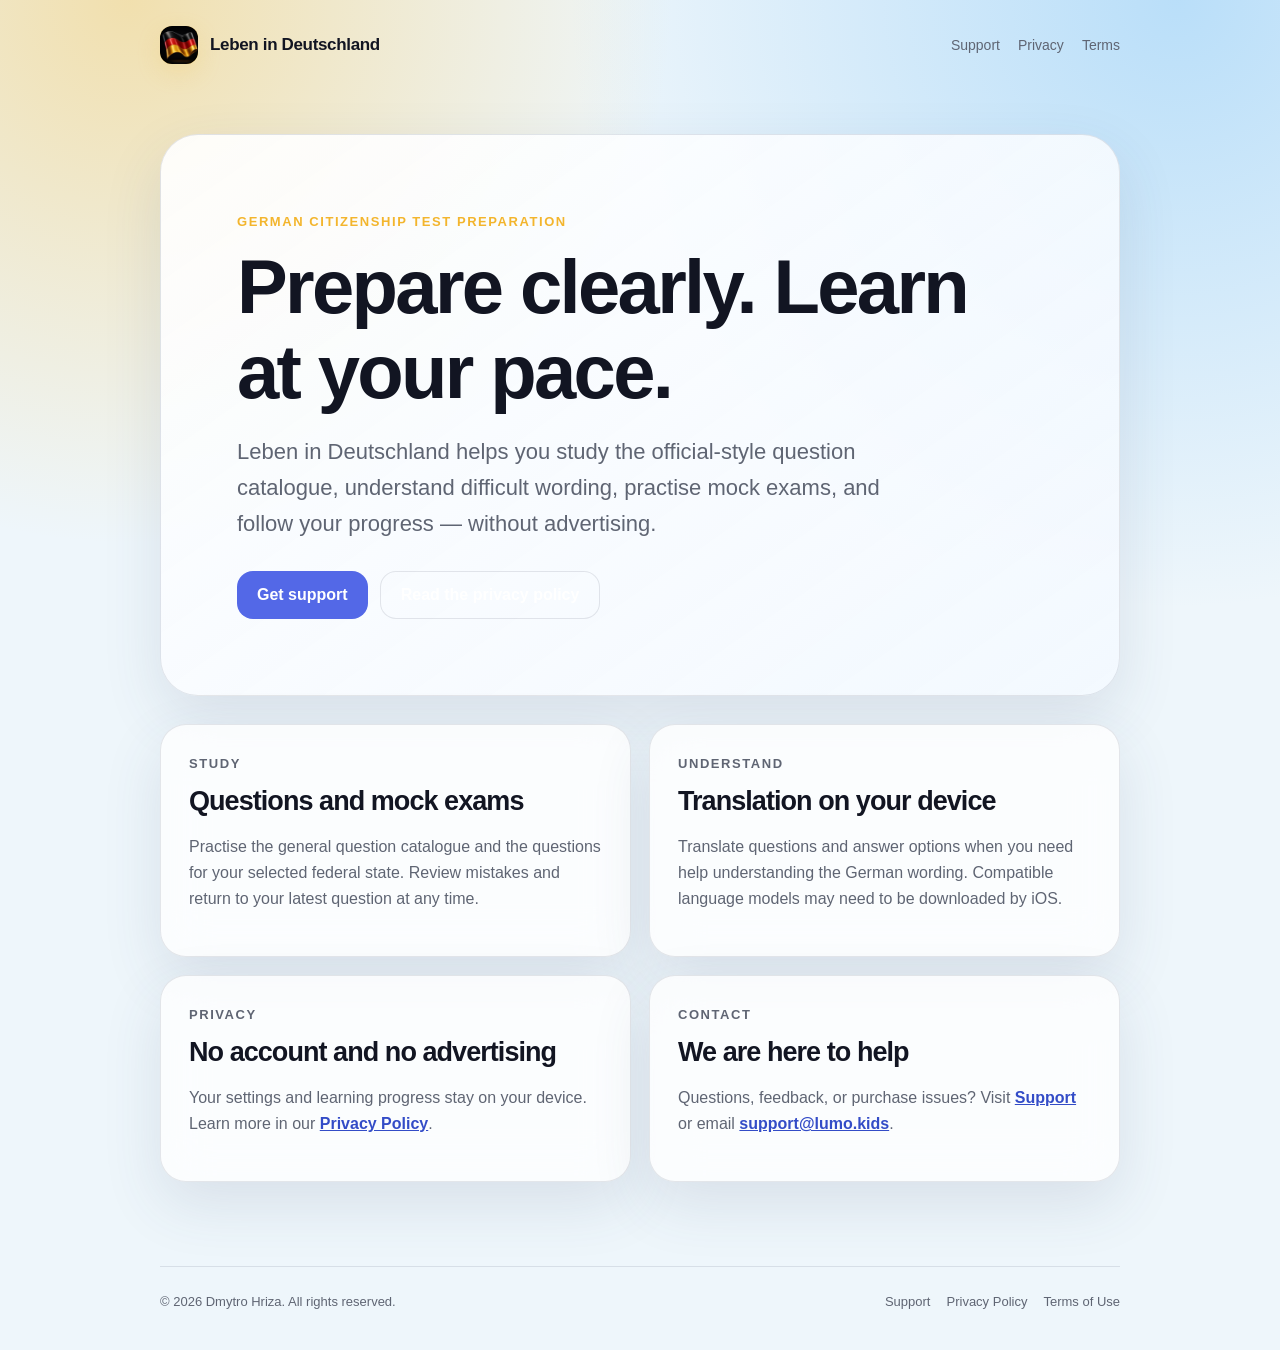
<file: index.html>
<!doctype html>
<html lang="en">
<head>
  <meta charset="utf-8">
  <meta name="viewport" content="width=device-width, initial-scale=1">
  <meta name="description" content="Leben in Deutschland — focused preparation for the German citizenship test.">
  <title>Leben in Deutschland</title>
  <link rel="icon" type="image/png" href="favicon.png">
  <link rel="apple-touch-icon" href="favicon.png">
  <link rel="stylesheet" href="styles.css">
</head>
<body>
  <header class="site-header shell">
    <a class="brand" href="index.html" aria-label="Leben in Deutschland home">
      <span class="brand-mark" aria-hidden="true"><img src="favicon.png" alt=""></span>
      <span>Leben in Deutschland</span>
    </a>
    <nav class="nav" aria-label="Primary navigation">
      <a href="support.html">Support</a>
      <a href="privacy.html">Privacy</a>
      <a href="terms.html">Terms</a>
    </nav>
  </header>

  <main class="shell">
    <section class="hero">
      <p class="eyebrow">German citizenship test preparation</p>
      <h1>Prepare clearly. Learn at your pace.</h1>
      <p class="lead">Leben in Deutschland helps you study the official-style question catalogue, understand difficult wording, practise mock exams, and follow your progress — without advertising.</p>
      <div class="actions">
        <a class="button" href="support.html">Get support</a>
        <a class="button secondary" href="privacy.html">Read the privacy policy</a>
      </div>
    </section>

    <section class="grid" aria-label="Information">
      <article class="card">
        <p class="eyebrow">Study</p>
        <h2>Questions and mock exams</h2>
        <p>Practise the general question catalogue and the questions for your selected federal state. Review mistakes and return to your latest question at any time.</p>
      </article>
      <article class="card">
        <p class="eyebrow">Understand</p>
        <h2>Translation on your device</h2>
        <p>Translate questions and answer options when you need help understanding the German wording. Compatible language models may need to be downloaded by iOS.</p>
      </article>
      <article class="card">
        <p class="eyebrow">Privacy</p>
        <h2>No account and no advertising</h2>
        <p>Your settings and learning progress stay on your device. Learn more in our <a href="privacy.html">Privacy Policy</a>.</p>
      </article>
      <article class="card">
        <p class="eyebrow">Contact</p>
        <h2>We are here to help</h2>
        <p>Questions, feedback, or purchase issues? Visit <a href="support.html">Support</a> or email <a href="mailto:support@lumo.kids">support@lumo.kids</a>.</p>
      </article>
    </section>
  </main>

  <footer class="footer shell">
    <span>© 2026 Dmytro Hriza. All rights reserved.</span>
    <span class="footer-links">
      <a href="support.html">Support</a>
      <a href="privacy.html">Privacy Policy</a>
      <a href="terms.html">Terms of Use</a>
    </span>
  </footer>
</body>
</html>
</file>
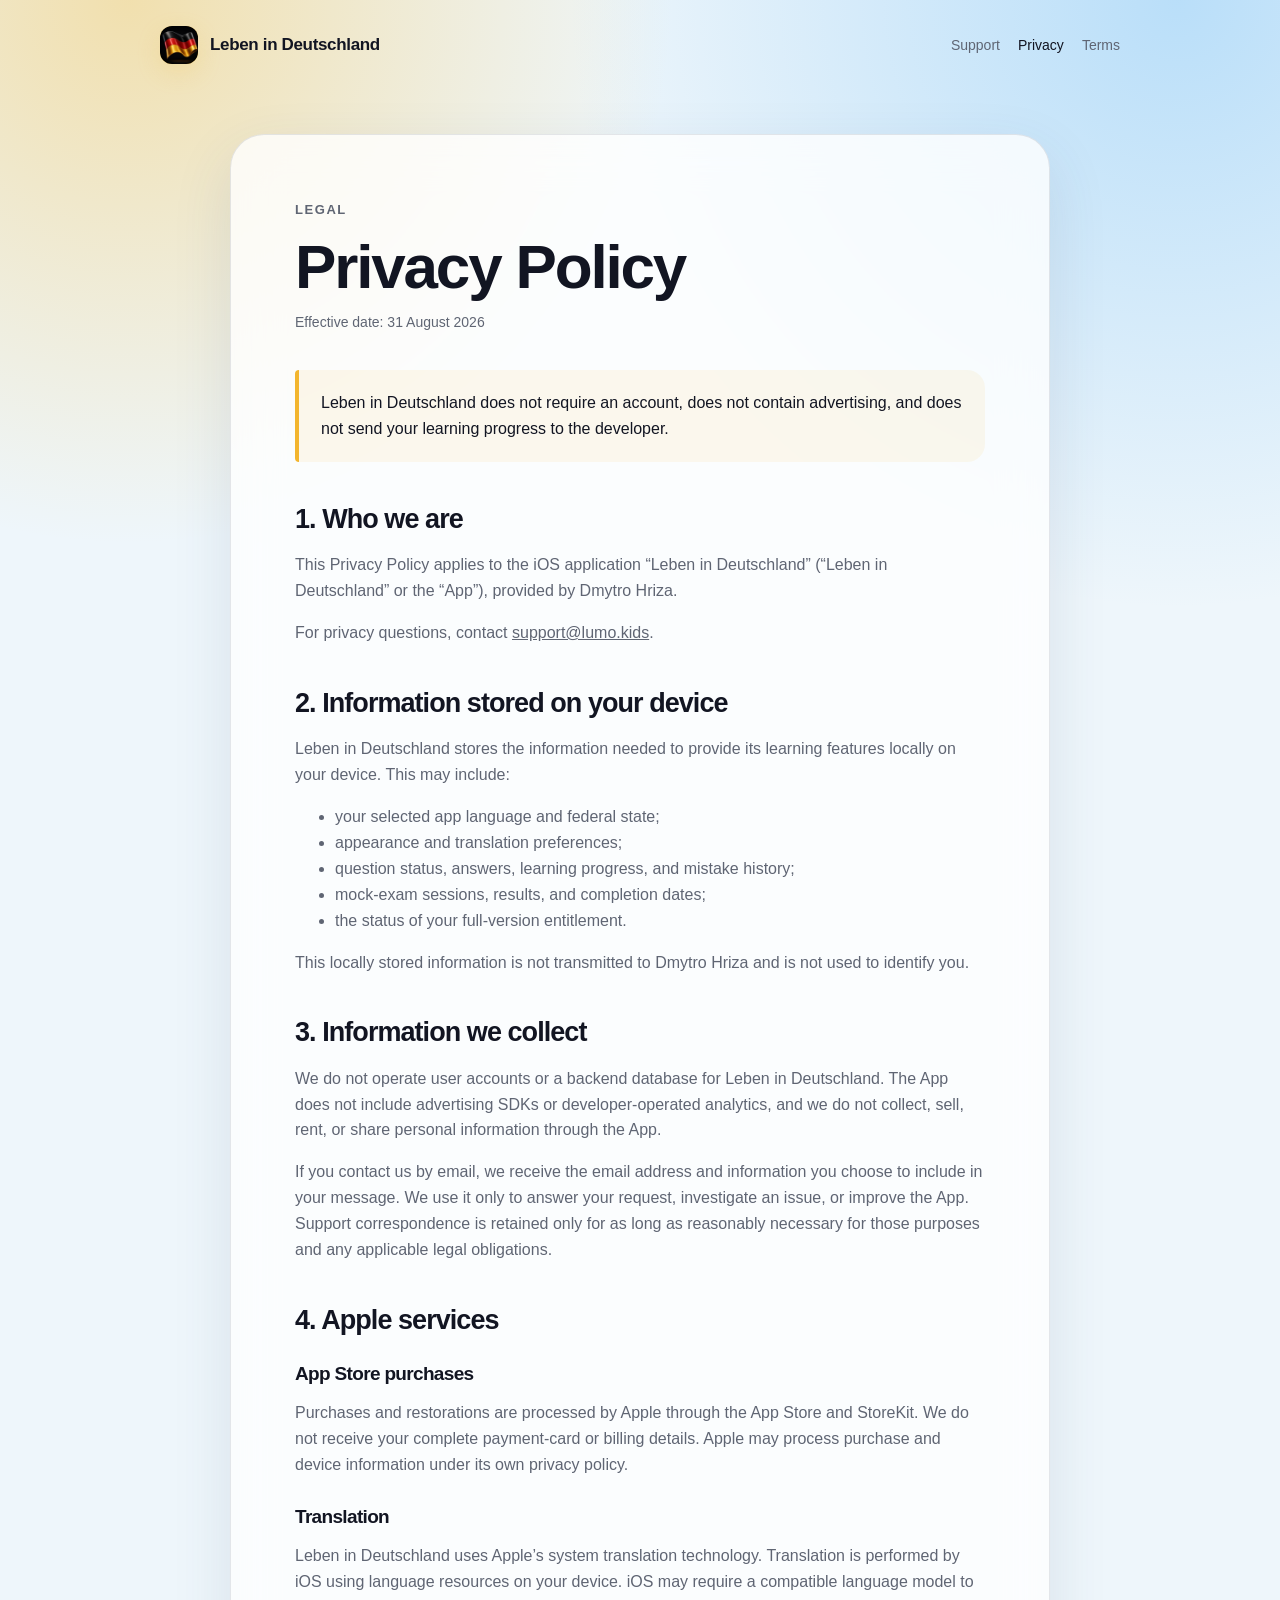
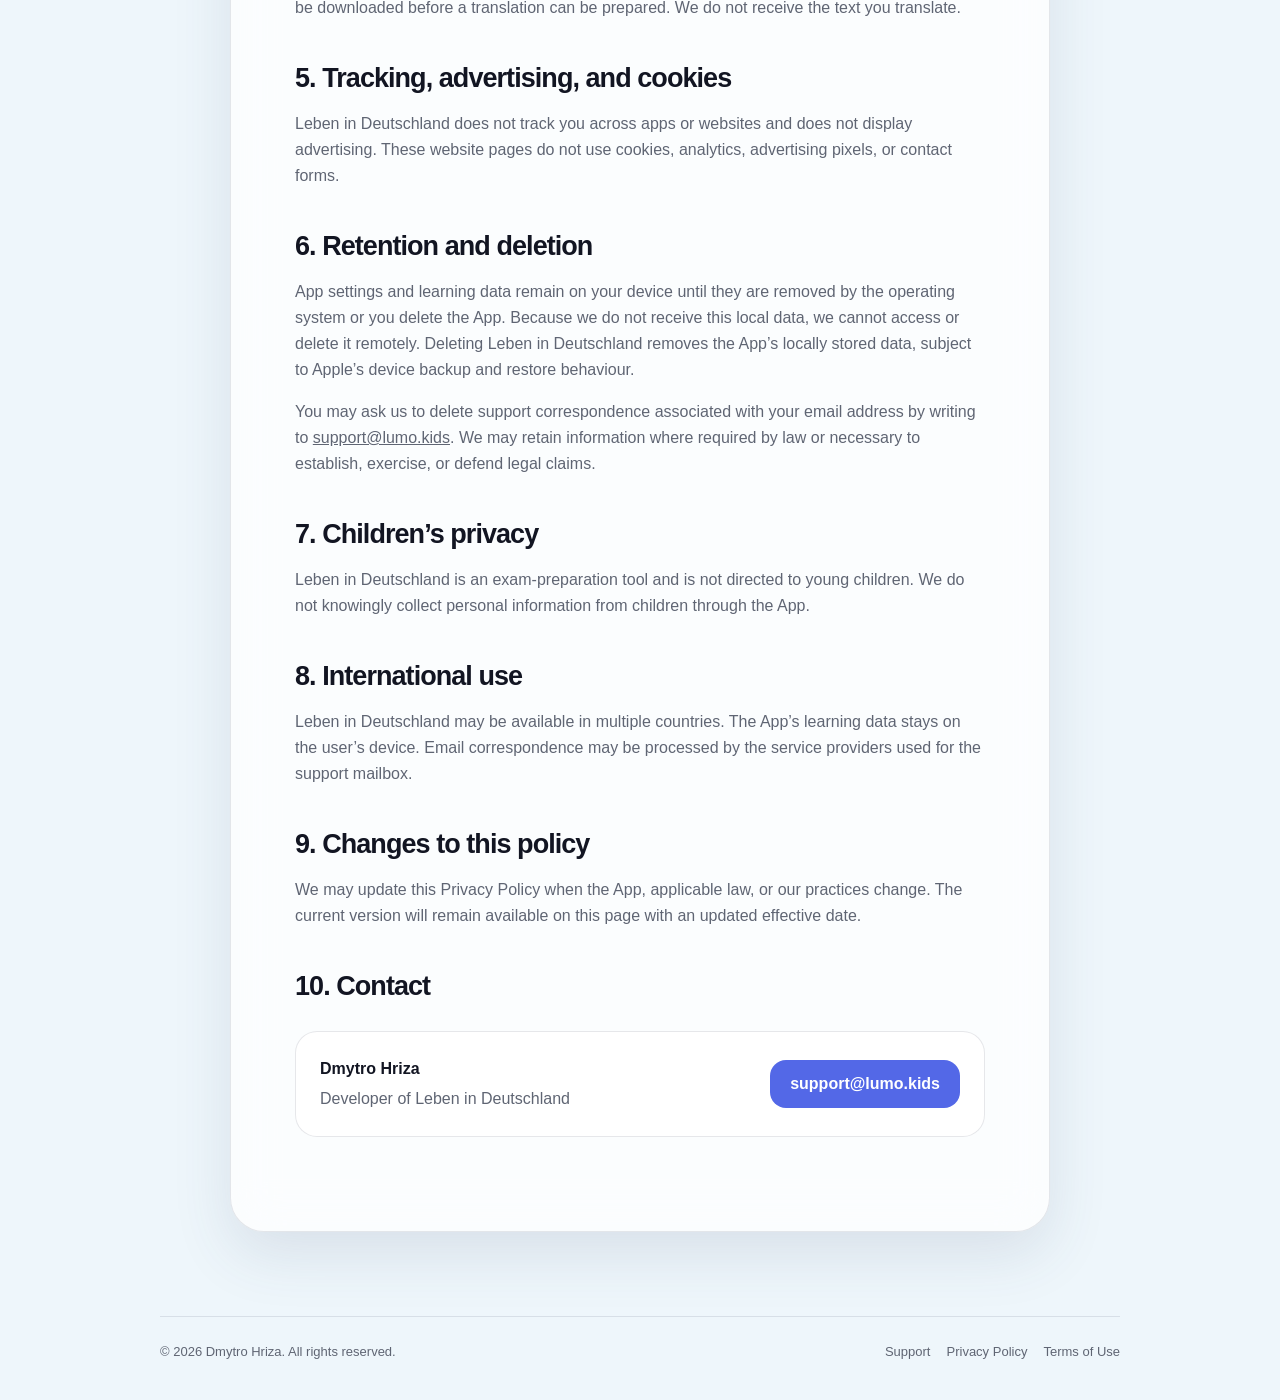
<file: privacy.html>
<!doctype html>
<html lang="en">
<head>
  <meta charset="utf-8">
  <meta name="viewport" content="width=device-width, initial-scale=1">
  <meta name="description" content="Privacy Policy for Leben in Deutschland.">
  <title>Privacy Policy — Leben in Deutschland</title>
  <link rel="icon" type="image/png" href="favicon.png">
  <link rel="apple-touch-icon" href="favicon.png">
  <link rel="stylesheet" href="styles.css">
</head>
<body>
  <header class="site-header shell">
    <a class="brand" href="index.html" aria-label="Leben in Deutschland home">
      <span class="brand-mark" aria-hidden="true"><img src="favicon.png" alt=""></span>
      <span>Leben in Deutschland</span>
    </a>
    <nav class="nav" aria-label="Primary navigation">
      <a href="support.html">Support</a>
      <a href="privacy.html" aria-current="page">Privacy</a>
      <a href="terms.html">Terms</a>
    </nav>
  </header>

  <main class="shell">
    <article class="document">
      <p class="eyebrow">Legal</p>
      <h1>Privacy Policy</h1>
      <p class="updated">Effective date: 31 August 2026</p>

      <div class="callout">
        <p>Leben in Deutschland does not require an account, does not contain advertising, and does not send your learning progress to the developer.</p>
      </div>

      <h2>1. Who we are</h2>
      <p>This Privacy Policy applies to the iOS application “Leben in Deutschland” (“Leben in Deutschland” or the “App”), provided by Dmytro Hriza.</p>
      <p>For privacy questions, contact <a href="mailto:support@lumo.kids">support@lumo.kids</a>.</p>

      <h2>2. Information stored on your device</h2>
      <p>Leben in Deutschland stores the information needed to provide its learning features locally on your device. This may include:</p>
      <ul>
        <li>your selected app language and federal state;</li>
        <li>appearance and translation preferences;</li>
        <li>question status, answers, learning progress, and mistake history;</li>
        <li>mock-exam sessions, results, and completion dates;</li>
        <li>the status of your full-version entitlement.</li>
      </ul>
      <p>This locally stored information is not transmitted to Dmytro Hriza and is not used to identify you.</p>

      <h2>3. Information we collect</h2>
      <p>We do not operate user accounts or a backend database for Leben in Deutschland. The App does not include advertising SDKs or developer-operated analytics, and we do not collect, sell, rent, or share personal information through the App.</p>
      <p>If you contact us by email, we receive the email address and information you choose to include in your message. We use it only to answer your request, investigate an issue, or improve the App. Support correspondence is retained only for as long as reasonably necessary for those purposes and any applicable legal obligations.</p>

      <h2>4. Apple services</h2>
      <h3>App Store purchases</h3>
      <p>Purchases and restorations are processed by Apple through the App Store and StoreKit. We do not receive your complete payment-card or billing details. Apple may process purchase and device information under its own privacy policy.</p>
      <h3>Translation</h3>
      <p>Leben in Deutschland uses Apple’s system translation technology. Translation is performed by iOS using language resources on your device. iOS may require a compatible language model to be downloaded before a translation can be prepared. We do not receive the text you translate.</p>

      <h2>5. Tracking, advertising, and cookies</h2>
      <p>Leben in Deutschland does not track you across apps or websites and does not display advertising. These website pages do not use cookies, analytics, advertising pixels, or contact forms.</p>

      <h2>6. Retention and deletion</h2>
      <p>App settings and learning data remain on your device until they are removed by the operating system or you delete the App. Because we do not receive this local data, we cannot access or delete it remotely. Deleting Leben in Deutschland removes the App’s locally stored data, subject to Apple’s device backup and restore behaviour.</p>
      <p>You may ask us to delete support correspondence associated with your email address by writing to <a href="mailto:support@lumo.kids?subject=Privacy%20request">support@lumo.kids</a>. We may retain information where required by law or necessary to establish, exercise, or defend legal claims.</p>

      <h2>7. Children’s privacy</h2>
      <p>Leben in Deutschland is an exam-preparation tool and is not directed to young children. We do not knowingly collect personal information from children through the App.</p>

      <h2>8. International use</h2>
      <p>Leben in Deutschland may be available in multiple countries. The App’s learning data stays on the user’s device. Email correspondence may be processed by the service providers used for the support mailbox.</p>

      <h2>9. Changes to this policy</h2>
      <p>We may update this Privacy Policy when the App, applicable law, or our practices change. The current version will remain available on this page with an updated effective date.</p>

      <h2>10. Contact</h2>
      <div class="contact-card">
        <div>
          <strong>Dmytro Hriza</strong>
          <p>Developer of Leben in Deutschland</p>
        </div>
        <a class="button" href="mailto:support@lumo.kids">support@lumo.kids</a>
      </div>
    </article>
  </main>

  <footer class="footer shell">
    <span>© 2026 Dmytro Hriza. All rights reserved.</span>
    <span class="footer-links">
      <a href="support.html">Support</a>
      <a href="privacy.html">Privacy Policy</a>
      <a href="terms.html">Terms of Use</a>
    </span>
  </footer>
</body>
</html>
</file>
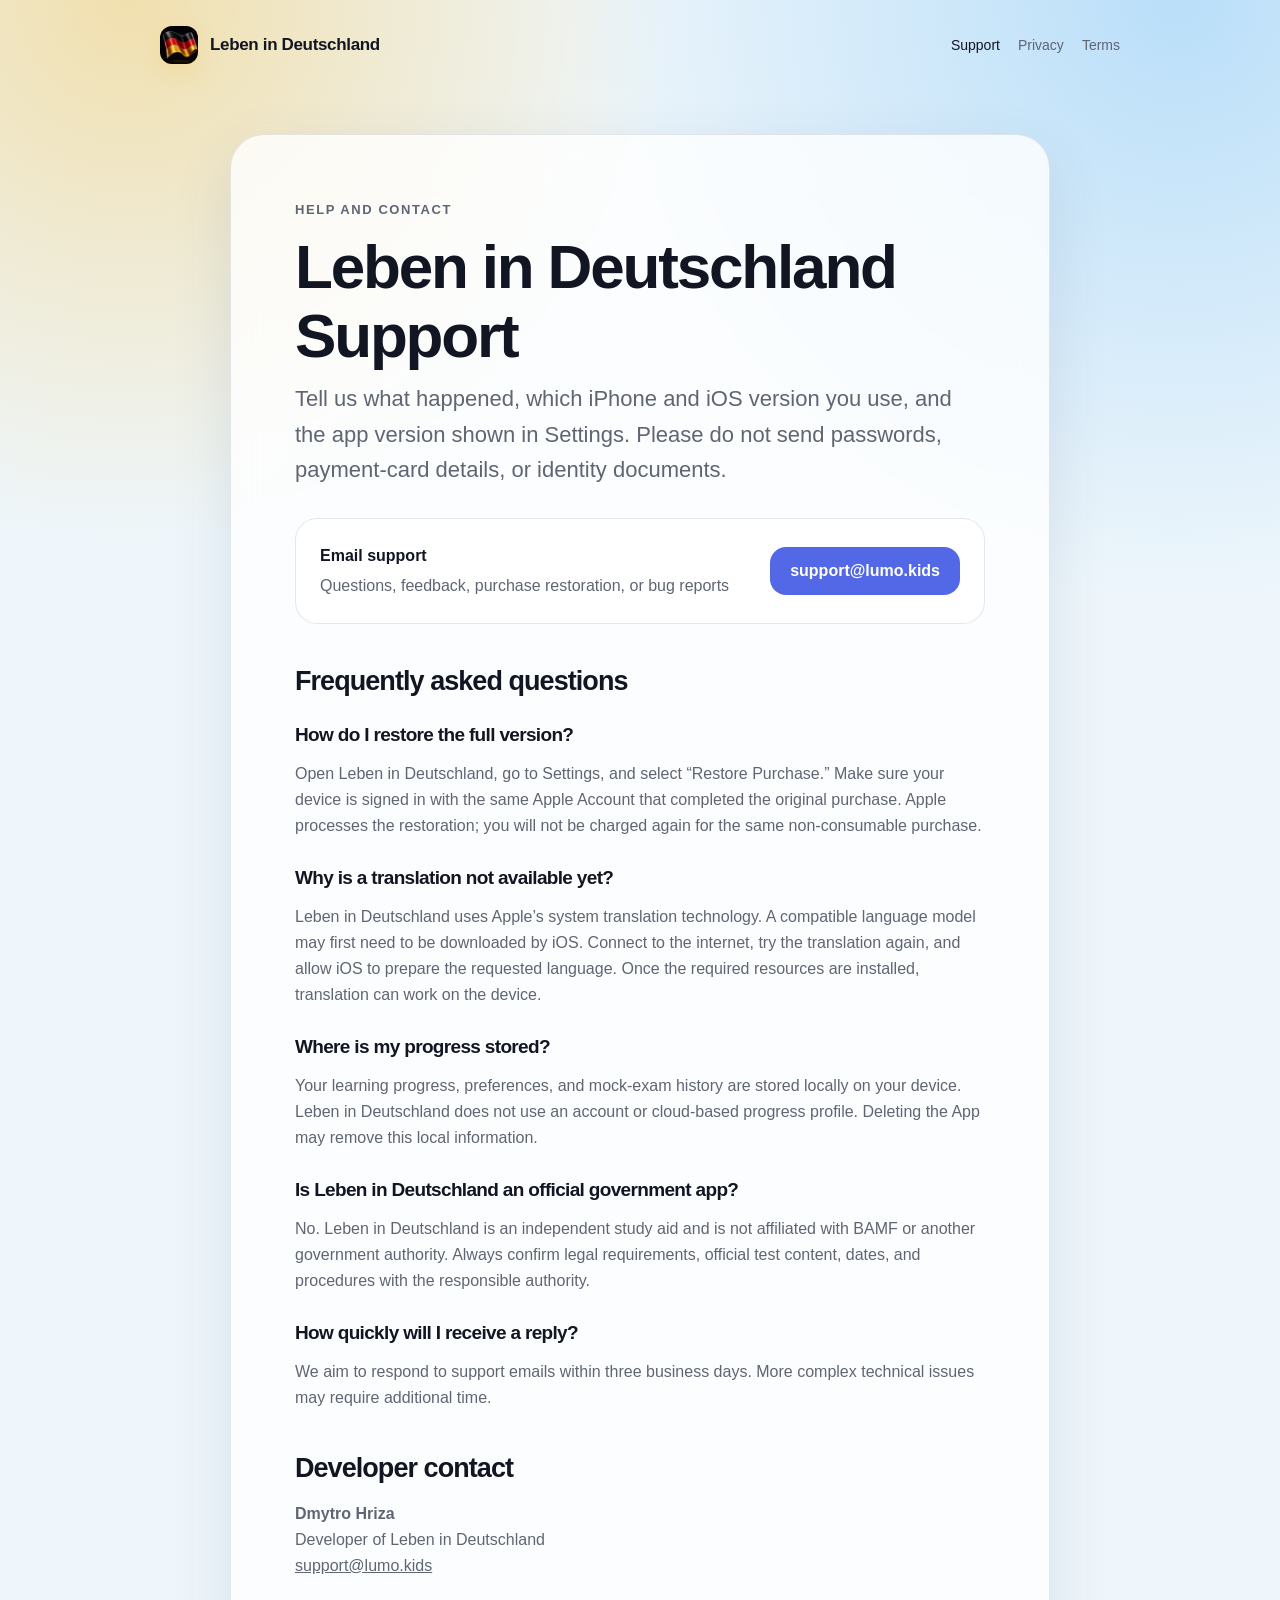
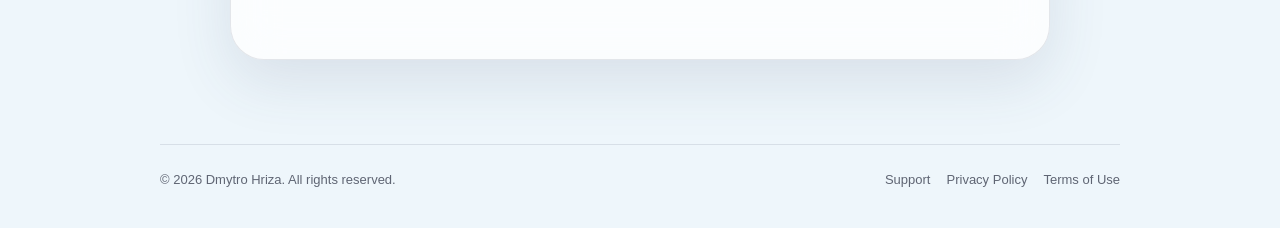
<file: support.html>
<!doctype html>
<html lang="en">
<head>
  <meta charset="utf-8">
  <meta name="viewport" content="width=device-width, initial-scale=1">
  <meta name="description" content="Support and contact information for Leben in Deutschland.">
  <title>Support — Leben in Deutschland</title>
  <link rel="icon" type="image/png" href="favicon.png">
  <link rel="apple-touch-icon" href="favicon.png">
  <link rel="stylesheet" href="styles.css">
</head>
<body>
  <header class="site-header shell">
    <a class="brand" href="index.html" aria-label="Leben in Deutschland home">
      <span class="brand-mark" aria-hidden="true"><img src="favicon.png" alt=""></span>
      <span>Leben in Deutschland</span>
    </a>
    <nav class="nav" aria-label="Primary navigation">
      <a href="support.html" aria-current="page">Support</a>
      <a href="privacy.html">Privacy</a>
      <a href="terms.html">Terms</a>
    </nav>
  </header>

  <main class="shell">
    <article class="document">
      <p class="eyebrow">Help and contact</p>
      <h1>Leben in Deutschland Support</h1>
      <p class="lead">Tell us what happened, which iPhone and iOS version you use, and the app version shown in Settings. Please do not send passwords, payment-card details, or identity documents.</p>

      <div class="contact-card">
        <div>
          <strong>Email support</strong>
          <p>Questions, feedback, purchase restoration, or bug reports</p>
        </div>
        <a class="button" href="mailto:support@lumo.kids?subject=Leben in Deutschland%20Support">support@lumo.kids</a>
      </div>

      <h2>Frequently asked questions</h2>

      <h3>How do I restore the full version?</h3>
      <p>Open Leben in Deutschland, go to Settings, and select “Restore Purchase.” Make sure your device is signed in with the same Apple Account that completed the original purchase. Apple processes the restoration; you will not be charged again for the same non-consumable purchase.</p>

      <h3>Why is a translation not available yet?</h3>
      <p>Leben in Deutschland uses Apple’s system translation technology. A compatible language model may first need to be downloaded by iOS. Connect to the internet, try the translation again, and allow iOS to prepare the requested language. Once the required resources are installed, translation can work on the device.</p>

      <h3>Where is my progress stored?</h3>
      <p>Your learning progress, preferences, and mock-exam history are stored locally on your device. Leben in Deutschland does not use an account or cloud-based progress profile. Deleting the App may remove this local information.</p>

      <h3>Is Leben in Deutschland an official government app?</h3>
      <p>No. Leben in Deutschland is an independent study aid and is not affiliated with BAMF or another government authority. Always confirm legal requirements, official test content, dates, and procedures with the responsible authority.</p>

      <h3>How quickly will I receive a reply?</h3>
      <p>We aim to respond to support emails within three business days. More complex technical issues may require additional time.</p>

      <h2>Developer contact</h2>
      <p><strong>Dmytro Hriza</strong><br>Developer of Leben in Deutschland<br><a href="mailto:support@lumo.kids">support@lumo.kids</a></p>
    </article>
  </main>

  <footer class="footer shell">
    <span>© 2026 Dmytro Hriza. All rights reserved.</span>
    <span class="footer-links">
      <a href="support.html">Support</a>
      <a href="privacy.html">Privacy Policy</a>
      <a href="terms.html">Terms of Use</a>
    </span>
  </footer>
</body>
</html>
</file>
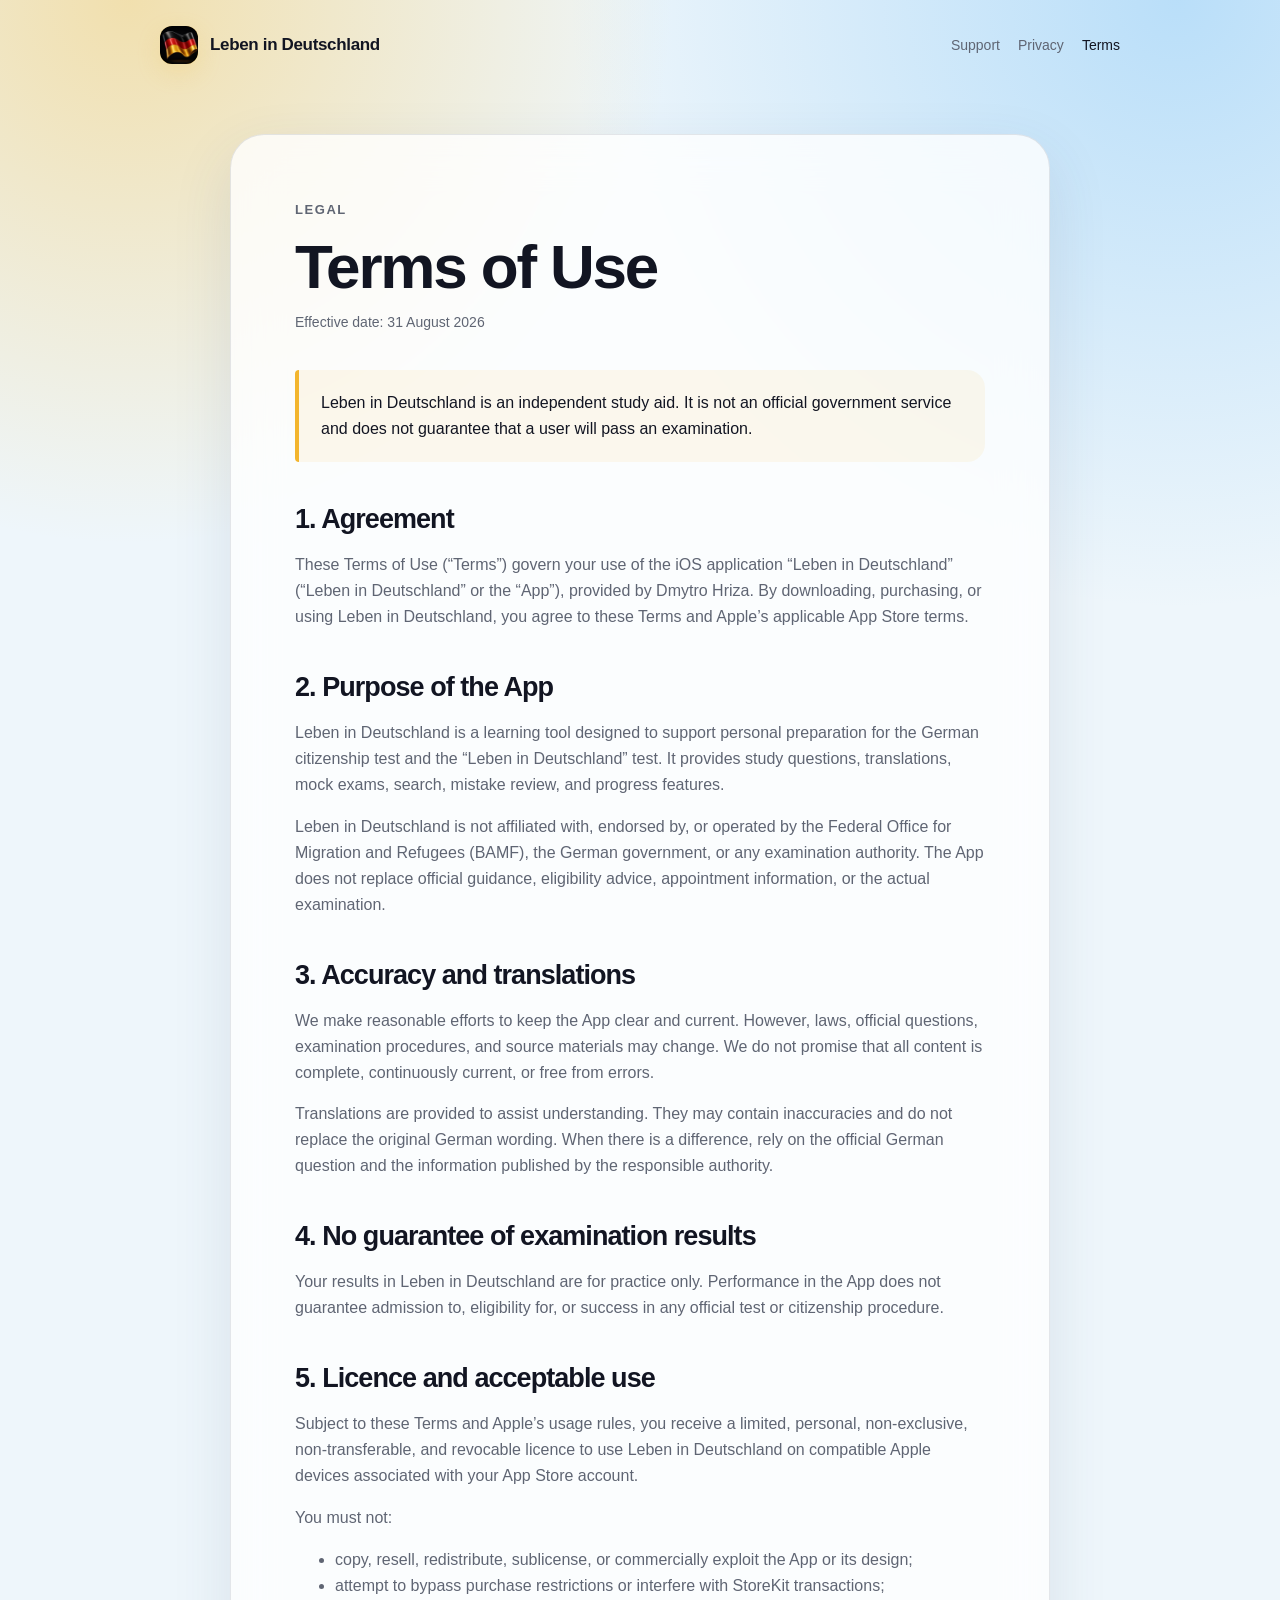
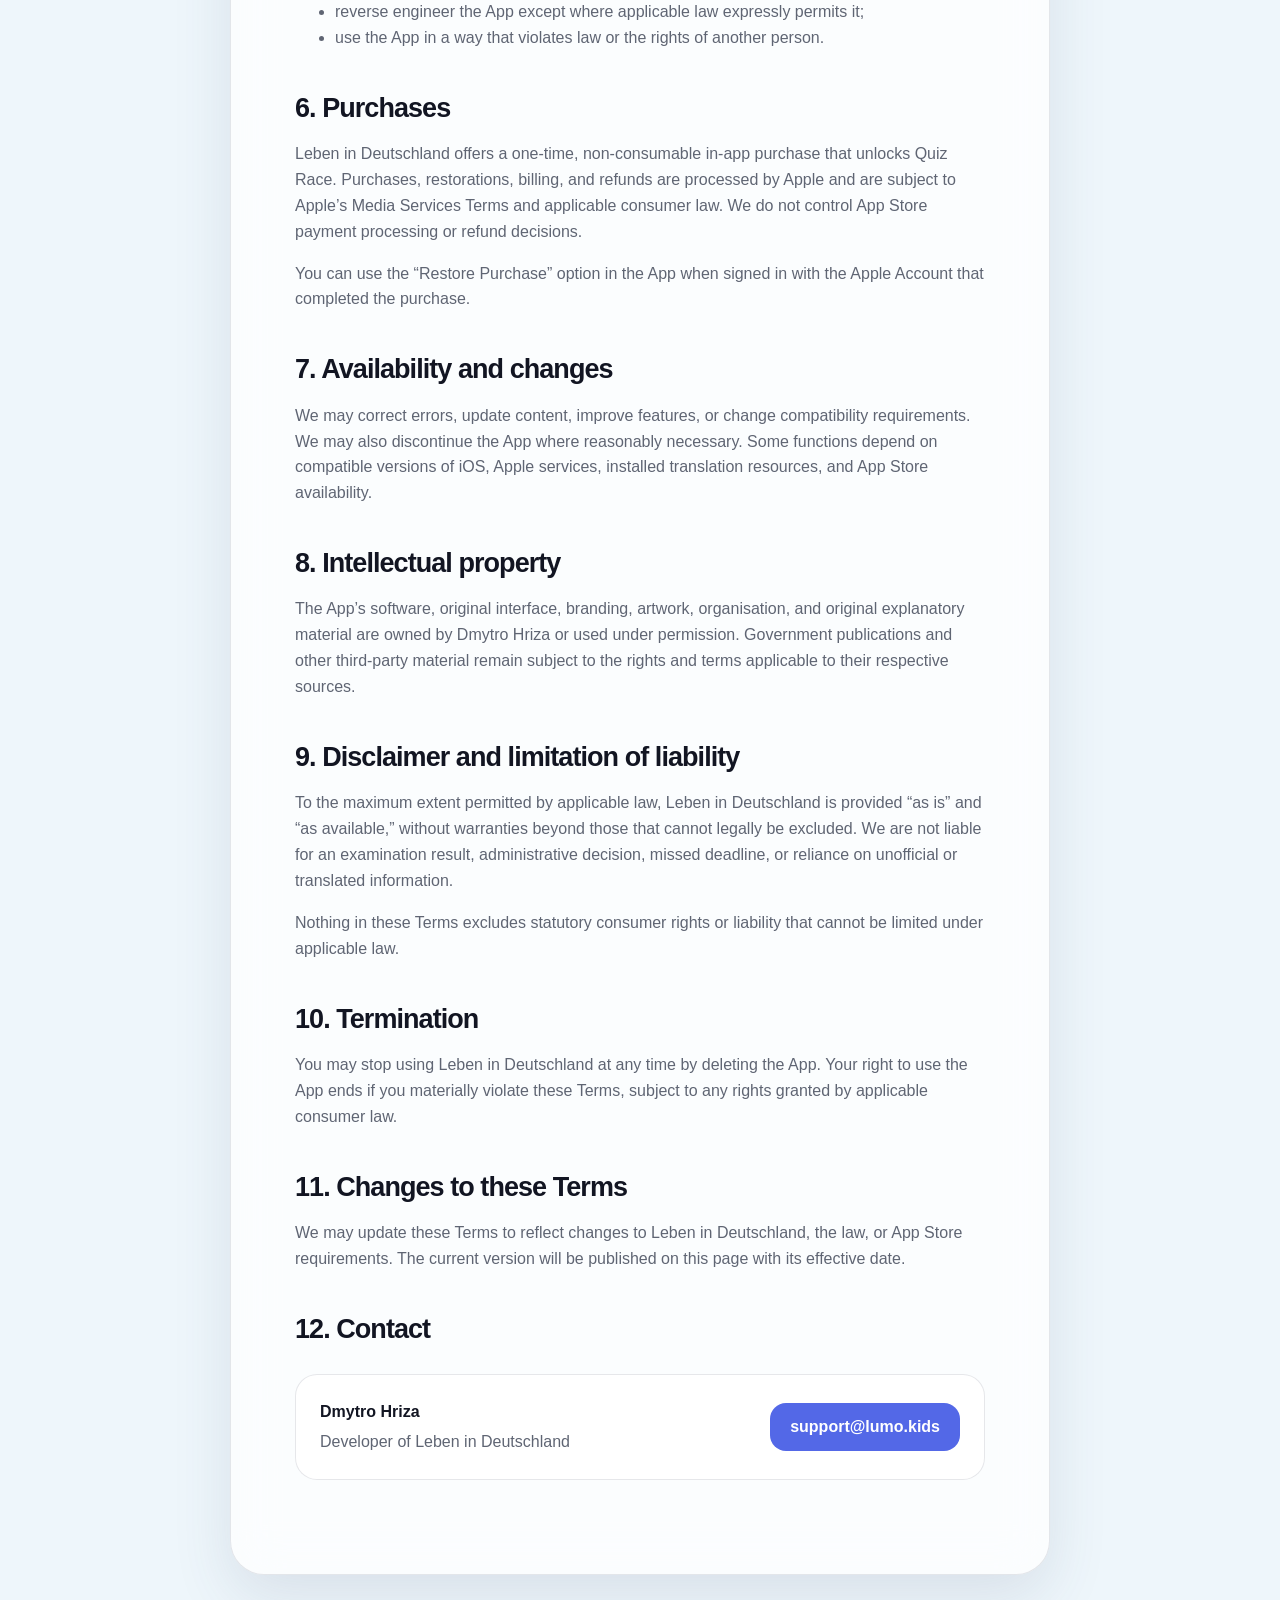
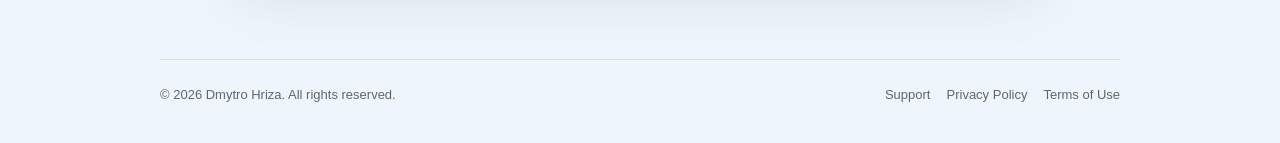
<file: terms.html>
<!doctype html>
<html lang="en">
<head>
  <meta charset="utf-8">
  <meta name="viewport" content="width=device-width, initial-scale=1">
  <meta name="description" content="Terms of Use for Leben in Deutschland.">
  <title>Terms of Use — Leben in Deutschland</title>
  <link rel="icon" type="image/png" href="favicon.png">
  <link rel="apple-touch-icon" href="favicon.png">
  <link rel="stylesheet" href="styles.css">
</head>
<body>
  <header class="site-header shell">
    <a class="brand" href="index.html" aria-label="Leben in Deutschland home">
      <span class="brand-mark" aria-hidden="true"><img src="favicon.png" alt=""></span>
      <span>Leben in Deutschland</span>
    </a>
    <nav class="nav" aria-label="Primary navigation">
      <a href="support.html">Support</a>
      <a href="privacy.html">Privacy</a>
      <a href="terms.html" aria-current="page">Terms</a>
    </nav>
  </header>

  <main class="shell">
    <article class="document">
      <p class="eyebrow">Legal</p>
      <h1>Terms of Use</h1>
      <p class="updated">Effective date: 31 August 2026</p>

      <div class="callout">
        <p>Leben in Deutschland is an independent study aid. It is not an official government service and does not guarantee that a user will pass an examination.</p>
      </div>

      <h2>1. Agreement</h2>
      <p>These Terms of Use (“Terms”) govern your use of the iOS application “Leben in Deutschland” (“Leben in Deutschland” or the “App”), provided by Dmytro Hriza. By downloading, purchasing, or using Leben in Deutschland, you agree to these Terms and Apple’s applicable App Store terms.</p>

      <h2>2. Purpose of the App</h2>
      <p>Leben in Deutschland is a learning tool designed to support personal preparation for the German citizenship test and the “Leben in Deutschland” test. It provides study questions, translations, mock exams, search, mistake review, and progress features.</p>
      <p>Leben in Deutschland is not affiliated with, endorsed by, or operated by the Federal Office for Migration and Refugees (BAMF), the German government, or any examination authority. The App does not replace official guidance, eligibility advice, appointment information, or the actual examination.</p>

      <h2>3. Accuracy and translations</h2>
      <p>We make reasonable efforts to keep the App clear and current. However, laws, official questions, examination procedures, and source materials may change. We do not promise that all content is complete, continuously current, or free from errors.</p>
      <p>Translations are provided to assist understanding. They may contain inaccuracies and do not replace the original German wording. When there is a difference, rely on the official German question and the information published by the responsible authority.</p>

      <h2>4. No guarantee of examination results</h2>
      <p>Your results in Leben in Deutschland are for practice only. Performance in the App does not guarantee admission to, eligibility for, or success in any official test or citizenship procedure.</p>

      <h2>5. Licence and acceptable use</h2>
      <p>Subject to these Terms and Apple’s usage rules, you receive a limited, personal, non-exclusive, non-transferable, and revocable licence to use Leben in Deutschland on compatible Apple devices associated with your App Store account.</p>
      <p>You must not:</p>
      <ul>
        <li>copy, resell, redistribute, sublicense, or commercially exploit the App or its design;</li>
        <li>attempt to bypass purchase restrictions or interfere with StoreKit transactions;</li>
        <li>reverse engineer the App except where applicable law expressly permits it;</li>
        <li>use the App in a way that violates law or the rights of another person.</li>
      </ul>

      <h2>6. Purchases</h2>
      <p>Leben in Deutschland offers a one-time, non-consumable in-app purchase that unlocks Quiz Race. Purchases, restorations, billing, and refunds are processed by Apple and are subject to Apple’s Media Services Terms and applicable consumer law. We do not control App Store payment processing or refund decisions.</p>
      <p>You can use the “Restore Purchase” option in the App when signed in with the Apple Account that completed the purchase.</p>

      <h2>7. Availability and changes</h2>
      <p>We may correct errors, update content, improve features, or change compatibility requirements. We may also discontinue the App where reasonably necessary. Some functions depend on compatible versions of iOS, Apple services, installed translation resources, and App Store availability.</p>

      <h2>8. Intellectual property</h2>
      <p>The App’s software, original interface, branding, artwork, organisation, and original explanatory material are owned by Dmytro Hriza or used under permission. Government publications and other third-party material remain subject to the rights and terms applicable to their respective sources.</p>

      <h2>9. Disclaimer and limitation of liability</h2>
      <p>To the maximum extent permitted by applicable law, Leben in Deutschland is provided “as is” and “as available,” without warranties beyond those that cannot legally be excluded. We are not liable for an examination result, administrative decision, missed deadline, or reliance on unofficial or translated information.</p>
      <p>Nothing in these Terms excludes statutory consumer rights or liability that cannot be limited under applicable law.</p>

      <h2>10. Termination</h2>
      <p>You may stop using Leben in Deutschland at any time by deleting the App. Your right to use the App ends if you materially violate these Terms, subject to any rights granted by applicable consumer law.</p>

      <h2>11. Changes to these Terms</h2>
      <p>We may update these Terms to reflect changes to Leben in Deutschland, the law, or App Store requirements. The current version will be published on this page with its effective date.</p>

      <h2>12. Contact</h2>
      <div class="contact-card">
        <div>
          <strong>Dmytro Hriza</strong>
          <p>Developer of Leben in Deutschland</p>
        </div>
        <a class="button" href="mailto:support@lumo.kids">support@lumo.kids</a>
      </div>
    </article>
  </main>

  <footer class="footer shell">
    <span>© 2026 Dmytro Hriza. All rights reserved.</span>
    <span class="footer-links">
      <a href="support.html">Support</a>
      <a href="privacy.html">Privacy Policy</a>
      <a href="terms.html">Terms of Use</a>
    </span>
  </footer>
</body>
</html>
</file>
<file: styles.css>
:root {
  color-scheme: light dark;
  --background: #07090f;
  --surface: rgba(28, 31, 42, 0.82);
  --surface-strong: #1d2130;
  --text: #f8f8fb;
  --muted: #a5a8b4;
  --line: rgba(255, 255, 255, 0.11);
  --accent: #5368e7;
  --gold: #f3b52d;
  --red: #d8403a;
  --shadow: 0 24px 80px rgba(0, 0, 0, 0.28);
}

* {
  box-sizing: border-box;
}

html {
  scroll-behavior: smooth;
}

body {
  margin: 0;
  min-height: 100vh;
  color: var(--text);
  background:
    radial-gradient(circle at 12% 0%, rgba(243, 181, 45, 0.16), transparent 32rem),
    radial-gradient(circle at 90% 3%, rgba(90, 164, 255, 0.18), transparent 36rem),
    var(--background);
  font-family: -apple-system, BlinkMacSystemFont, "SF Pro Display", "Segoe UI", sans-serif;
  line-height: 1.62;
  -webkit-font-smoothing: antialiased;
}

a {
  color: inherit;
}

.shell {
  width: min(100% - 32px, 960px);
  margin: 0 auto;
}

.site-header {
  display: flex;
  align-items: center;
  justify-content: space-between;
  gap: 24px;
  padding: 26px 0;
}

.brand {
  display: inline-flex;
  align-items: center;
  gap: 12px;
  text-decoration: none;
  font-size: 17px;
  font-weight: 720;
  letter-spacing: -0.02em;
}

.brand-mark {
  display: grid;
  width: 38px;
  height: 38px;
  place-items: center;
  border-radius: 12px;
  color: #1a1202;
  background: linear-gradient(145deg, #ffd66a, #e8a613);
  box-shadow: 0 8px 24px rgba(243, 181, 45, 0.18);
  font-weight: 850;
  overflow: hidden;
}

.brand-mark img {
  width: 100%;
  height: 100%;
  object-fit: cover;
}

.nav {
  display: flex;
  flex-wrap: wrap;
  justify-content: flex-end;
  gap: 8px 18px;
}

.nav a {
  color: var(--muted);
  font-size: 14px;
  text-decoration: none;
}

.nav a:hover,
.nav a[aria-current="page"] {
  color: var(--text);
}

main {
  padding: 44px 0 84px;
}

.hero {
  padding: clamp(34px, 7vw, 76px);
  overflow: hidden;
  border: 1px solid var(--line);
  border-radius: 38px;
  background: linear-gradient(145deg, rgba(34, 38, 53, 0.93), rgba(19, 22, 31, 0.9));
  box-shadow: var(--shadow);
}

.eyebrow {
  margin: 0 0 12px;
  color: var(--gold);
  font-size: 13px;
  font-weight: 750;
  letter-spacing: 0.12em;
  text-transform: uppercase;
}

h1,
h2,
h3 {
  margin-top: 0;
  line-height: 1.12;
  letter-spacing: -0.035em;
}

h1 {
  max-width: 780px;
  margin-bottom: 20px;
  font-size: clamp(42px, 8vw, 76px);
}

h2 {
  margin-bottom: 18px;
  font-size: 27px;
}

h3 {
  margin-bottom: 8px;
  font-size: 19px;
}

.lead {
  max-width: 690px;
  margin: 0;
  color: var(--muted);
  font-size: clamp(18px, 2.5vw, 22px);
}

.actions {
  display: flex;
  flex-wrap: wrap;
  gap: 12px;
  margin-top: 30px;
}

.button {
  display: inline-flex;
  min-height: 48px;
  align-items: center;
  justify-content: center;
  padding: 0 20px;
  border-radius: 16px;
  background: var(--accent);
  color: white;
  font-weight: 680;
  text-decoration: none;
}

.button.secondary {
  border: 1px solid var(--line);
  background: rgba(255, 255, 255, 0.05);
}

.grid {
  display: grid;
  grid-template-columns: repeat(2, minmax(0, 1fr));
  gap: 18px;
  margin-top: 28px;
}

.card,
.document {
  border: 1px solid var(--line);
  background: var(--surface);
  box-shadow: var(--shadow);
  backdrop-filter: blur(24px);
  -webkit-backdrop-filter: blur(24px);
}

.card {
  min-height: 190px;
  padding: 28px;
  border-radius: 26px;
}

.card p,
.document p,
.document li {
  color: var(--muted);
}

.card a {
  color: #8393ff;
  font-weight: 650;
}

.document {
  max-width: 820px;
  margin: 0 auto;
  padding: clamp(28px, 6vw, 64px);
  border-radius: 34px;
}

.document h1 {
  margin-bottom: 10px;
  font-size: clamp(38px, 7vw, 62px);
}

.document h2 {
  margin-top: 42px;
}

.document h3 {
  margin-top: 28px;
}

.updated {
  margin: 0 0 36px;
  color: var(--muted);
  font-size: 14px;
}

.callout {
  margin: 28px 0;
  padding: 20px 22px;
  border-left: 4px solid var(--gold);
  border-radius: 4px 18px 18px 4px;
  background: rgba(243, 181, 45, 0.08);
}

.callout p {
  margin: 0;
  color: var(--text);
}

.contact-card {
  display: flex;
  align-items: center;
  justify-content: space-between;
  gap: 20px;
  margin: 30px 0;
  padding: 24px;
  border: 1px solid var(--line);
  border-radius: 22px;
  background: var(--surface-strong);
}

.contact-card p {
  margin: 4px 0 0;
}

.footer {
  display: flex;
  justify-content: space-between;
  gap: 24px;
  padding: 24px 0 38px;
  border-top: 1px solid var(--line);
  color: var(--muted);
  font-size: 13px;
}

.footer-links {
  display: flex;
  flex-wrap: wrap;
  gap: 16px;
}

.footer a {
  text-decoration: none;
}

@media (prefers-color-scheme: light) {
  :root {
    --background: #eef6fb;
    --surface: rgba(255, 255, 255, 0.78);
    --surface-strong: rgba(255, 255, 255, 0.92);
    --text: #121522;
    --muted: #5f6573;
    --line: rgba(28, 38, 62, 0.11);
    --shadow: 0 22px 60px rgba(54, 76, 108, 0.12);
  }

  body {
    background:
      radial-gradient(circle at 10% 0%, rgba(245, 197, 83, 0.46), transparent 34rem),
      radial-gradient(circle at 92% 0%, rgba(113, 190, 246, 0.42), transparent 38rem),
      var(--background);
  }

  .hero {
    background: linear-gradient(145deg, rgba(255, 255, 255, 0.9), rgba(244, 249, 255, 0.82));
  }

  .card a {
    color: #334cc7;
  }
}

@media (max-width: 680px) {
  .site-header,
  .footer,
  .contact-card {
    align-items: flex-start;
    flex-direction: column;
  }

  .nav {
    justify-content: flex-start;
  }

  main {
    padding-top: 24px;
  }

  .grid {
    grid-template-columns: 1fr;
  }

  .hero,
  .document {
    border-radius: 28px;
  }
}
</file>
